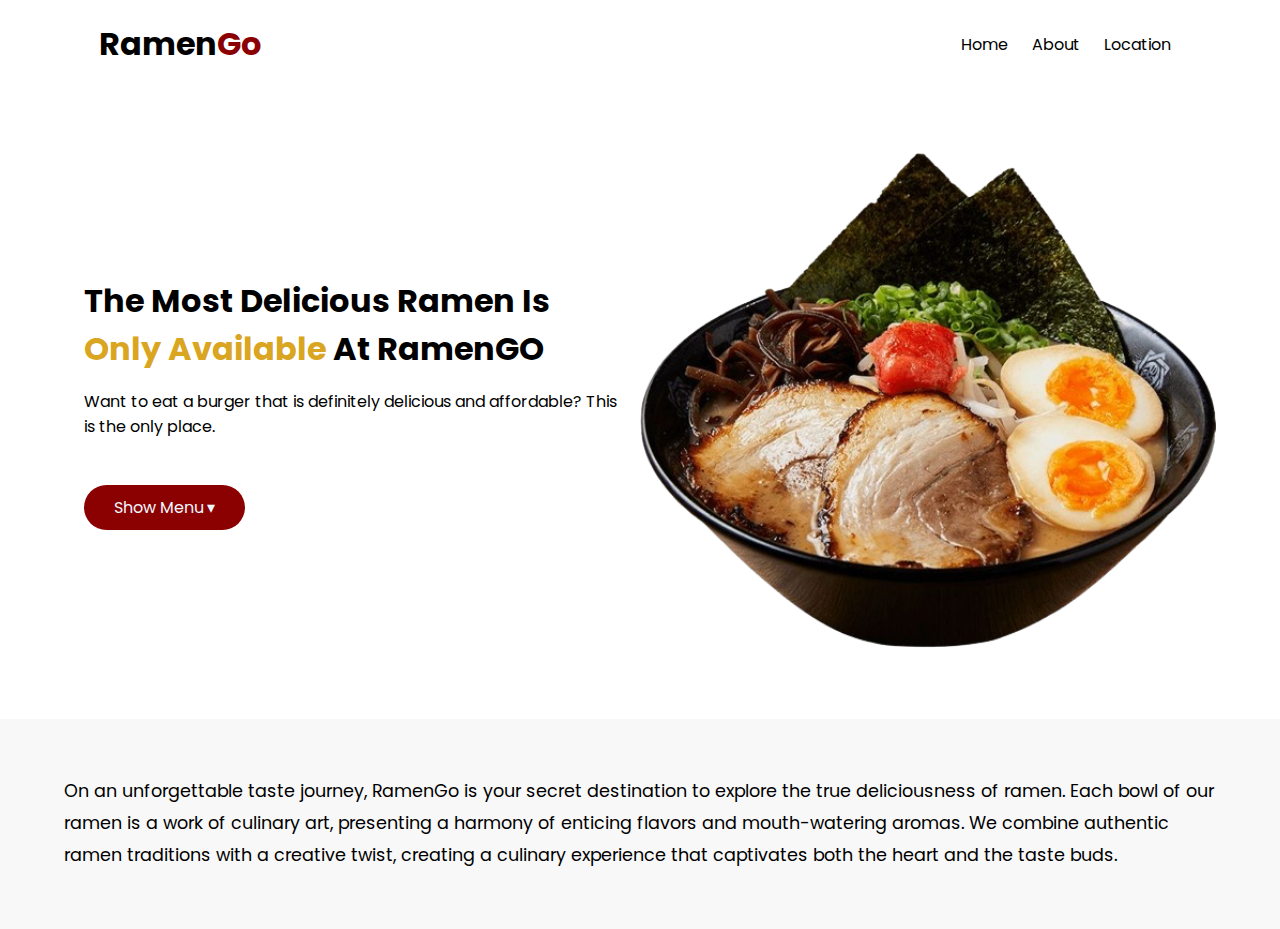
<file: index.html>
<!DOCTYPE html>
<html lang="en">
  <head>
    <meta charset="UTF-8" />
    <meta name="viewport" content="width=device-width, initial-scale=1.0" />
    <title>RamenGo Menu</title>
    <link rel="stylesheet" href="style.css" />
    <link rel="preconnect" href="https://fonts.googleapis.com" />
    <link rel="preconnect" href="https://fonts.gstatic.com" crossorigin />
    <link
      href="https://fonts.googleapis.com/css2?family=Poppins:wght@100;200;300;400;500;600&display=swap"
      rel="stylesheet"
    />
  </head>
  <body>
    <!-- Header -->
    <div class="header">
      <div class="nav-container">
        <div class="nav">
          <div class="nav-brand">
            <h1>
              <a href="#">Ramen<span>Go</span></a>
            </h1>
          </div>
          <div class="nav-menu">
            <a href="#">Home</a>
            <a href="about/bout.html">About</a>
            <a href="addres/index.html">Location</a>
          </div>
         
          </div>
        </div>
      </div>
    </div>
    <!-- End Header -->

     





   <!-- Hero -->
<div class="hero">
  <div class="container">
    <div class="row ai-center">
      <div class="col6">
        <div class="hero-desc">
          <h1>
            The Most Delicious Ramen Is <span>Only Available</span> At RamenGO
          </h1>
          <p>
            Want to eat a burger that is definitely delicious and affordable?
            This is the only place.
          </p>
          <div class="spacer30"></div>

          <div class="dropdown-btn">
            <a href="#" class="btn">Show Menu &#9662;</a>
            <div class="dropdown-content">
              <a href="all/index.html">All</a>
              <a href="makanan/makanan.html">Food</a>
              <a href="minuman/index.html">Drink</a>
              <a href="dessert/index.html">Dessert</a>
            </div>
          </div>
        </div>
      </div>
      <div class="col6">
        <img src="image/ramen1.png" alt="" class="img-responsive" />
      </div>
    </div>
  </div>
</div>
<!-- End Hero -->



<!-- TULISAN -->
<section class="deskripsi">
  <div class="container">
    <p>
      On an unforgettable taste journey, RamenGo is your secret destination to explore the true deliciousness of ramen. Each bowl of our ramen is a work of culinary art, presenting a harmony of enticing flavors and mouth-watering aromas. We combine authentic ramen traditions with a creative twist, creating a culinary experience that captivates both the heart and the taste buds.
    </p>
  </div>
</section>
<!-- End TULISAN -->


  </body>
</html>
</file>
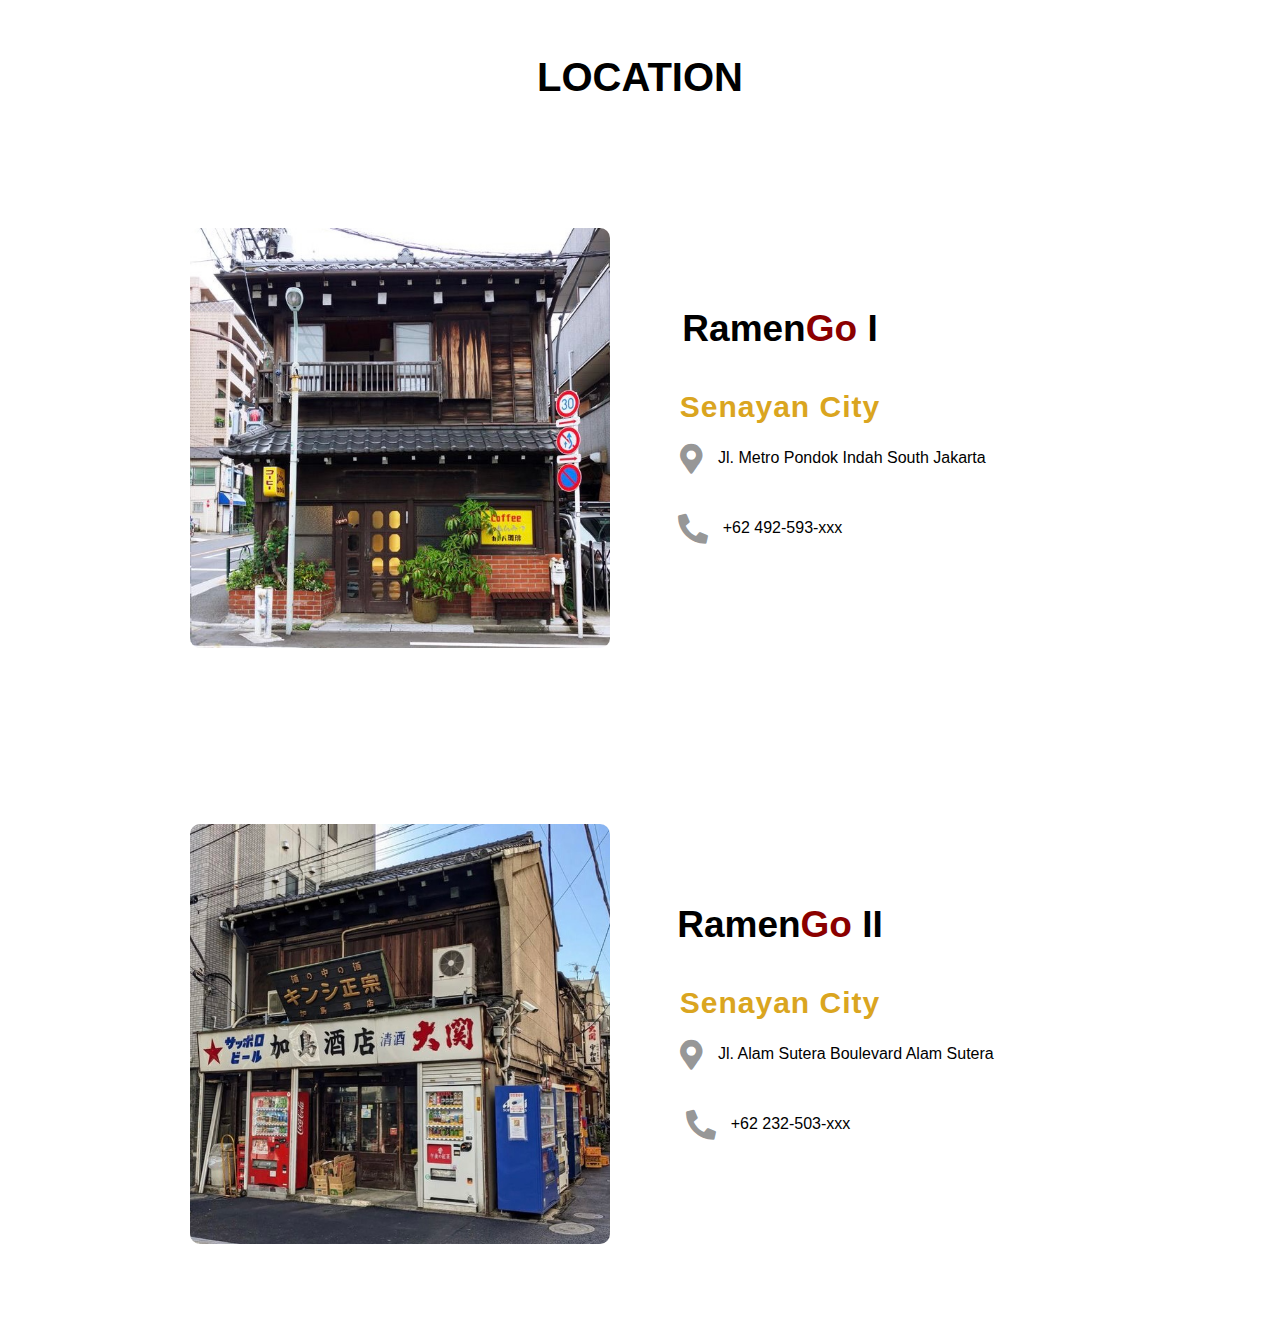
<file: addres/index.html>
<!DOCTYPE html>
<html lang="en">
  <head>
    <meta charset="UTF-8" />
    <meta name="viewport" content="width=device-width, initial-scale=1.0" />
    <title>Document</title>
    <link rel="stylesheet" href="style.css" />
    <link rel="preconnect" href="https://fonts.googleapis.com" />
    <link rel="preconnect" href="https://fonts.gstatic.com" crossorigin />
    <link />
    <link rel="stylesheet" href="https://cdnjs.cloudflare.com/ajax/libs/font-awesome/5.15.4/css/all.min.css">
</head>
  </head>
  <body>
    <div class="title">
      <h1>LOCATION</h1>
    </div>
  

    <section class="about">
      <div class="main">
        <img src="image/tk2.png" />
        <div class="about-text">
          <h1>Ramen<span>Go</span> I</h1>
          <h5>Senayan City</span></h5>
          <p>
            <div class="logo">
            <i class="fas fa-map-marker-alt map-marker-icon"></i>
            <p>Jl. Metro Pondok Indah
              South Jakarta</p>

              <i class="fas fa-phone-alt phone-icon"></i>
            <p class="to"> +62 492-593-xxx</p>
            </div>
            
          </p>
        </div>
      </div>
    </section>

    <section class="about">
      <div class="main">
        <img src="image/tk1.png" />
        <div class="about-text">
          <h1>Ramen<span>Go</span> II</h1>
          <h5>Senayan City</span></h5>
          <p>
            <div class="logo">
            <i class="fas fa-map-marker-alt map-marker-icon"></i>
            <p>Jl. Alam Sutera Boulevard
              Alam Sutera
            </p>

              <i class="fas fa-phone-alt phone-icon"></i>
            <p class="to"> +62 232-503-xxx</p>
            </div>
            
          </p>
        </div>
      </div>
    </section>
  </body>
</html>
</file>
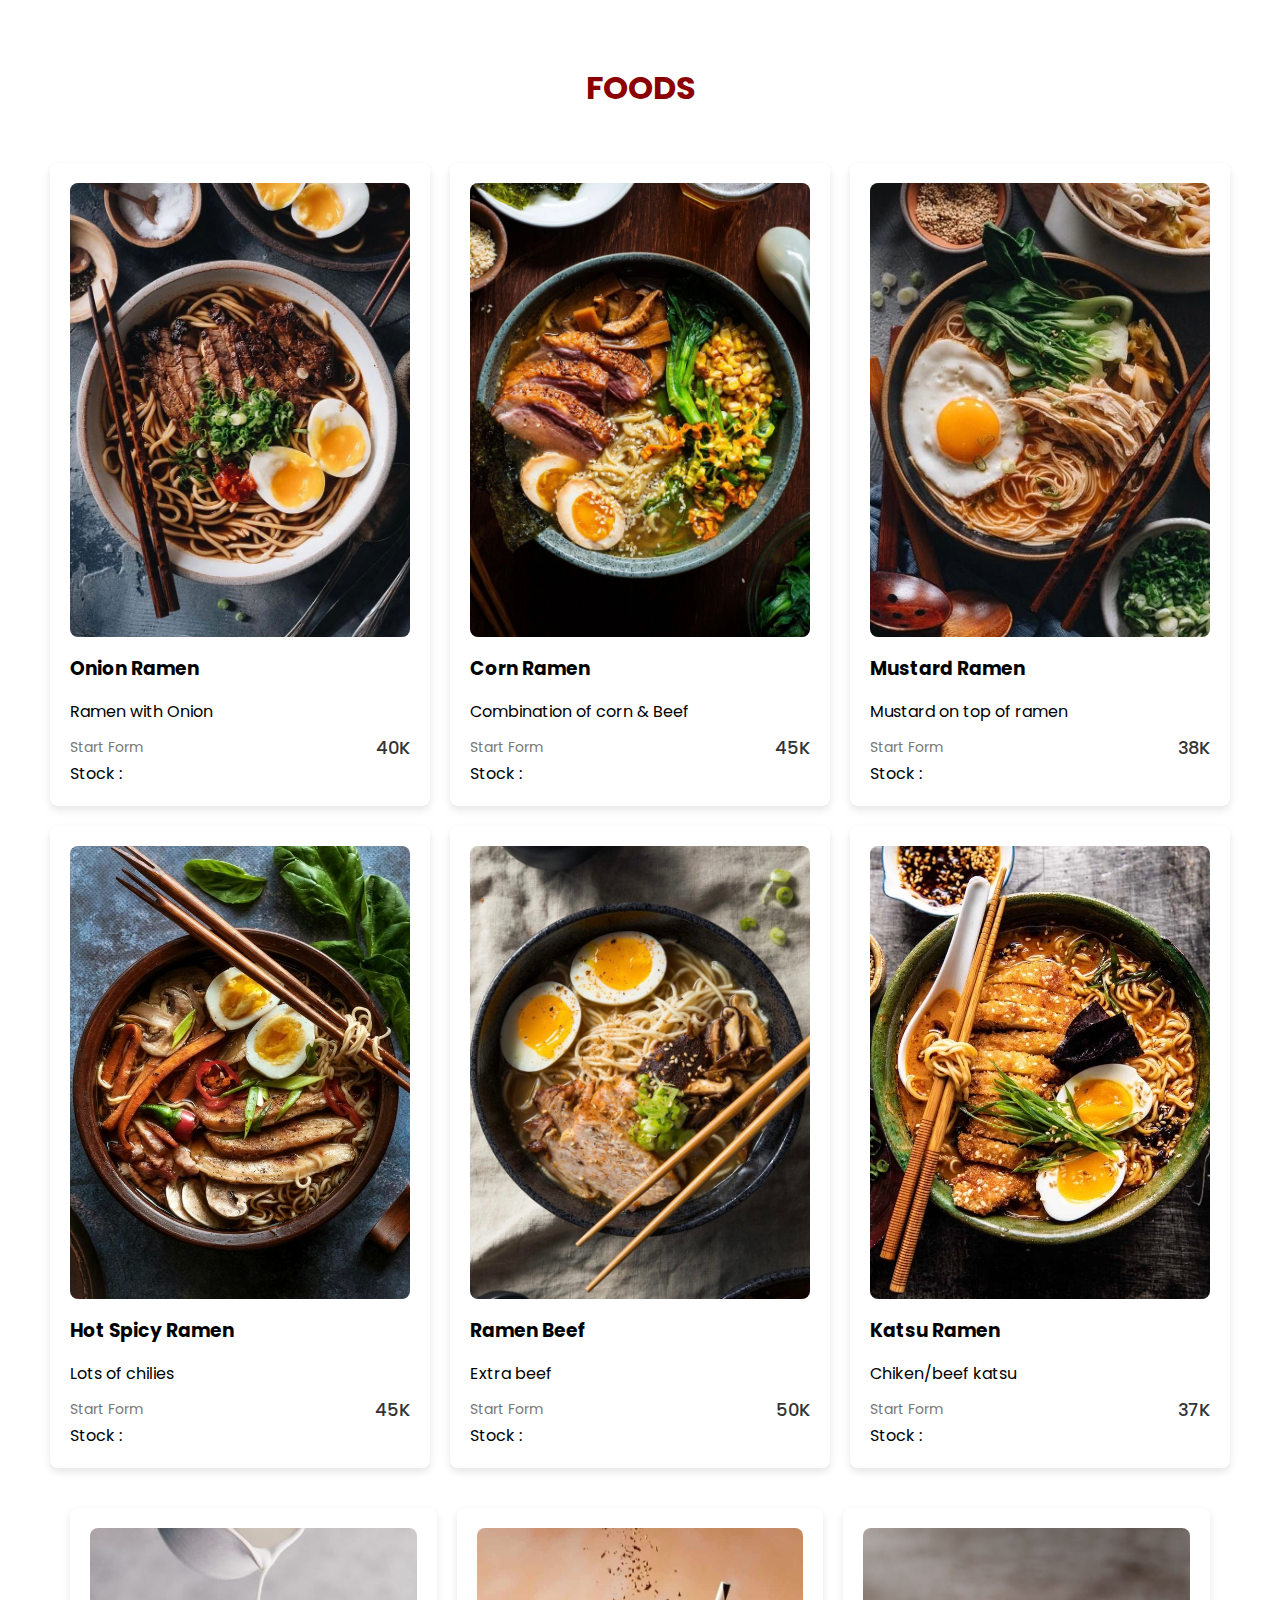
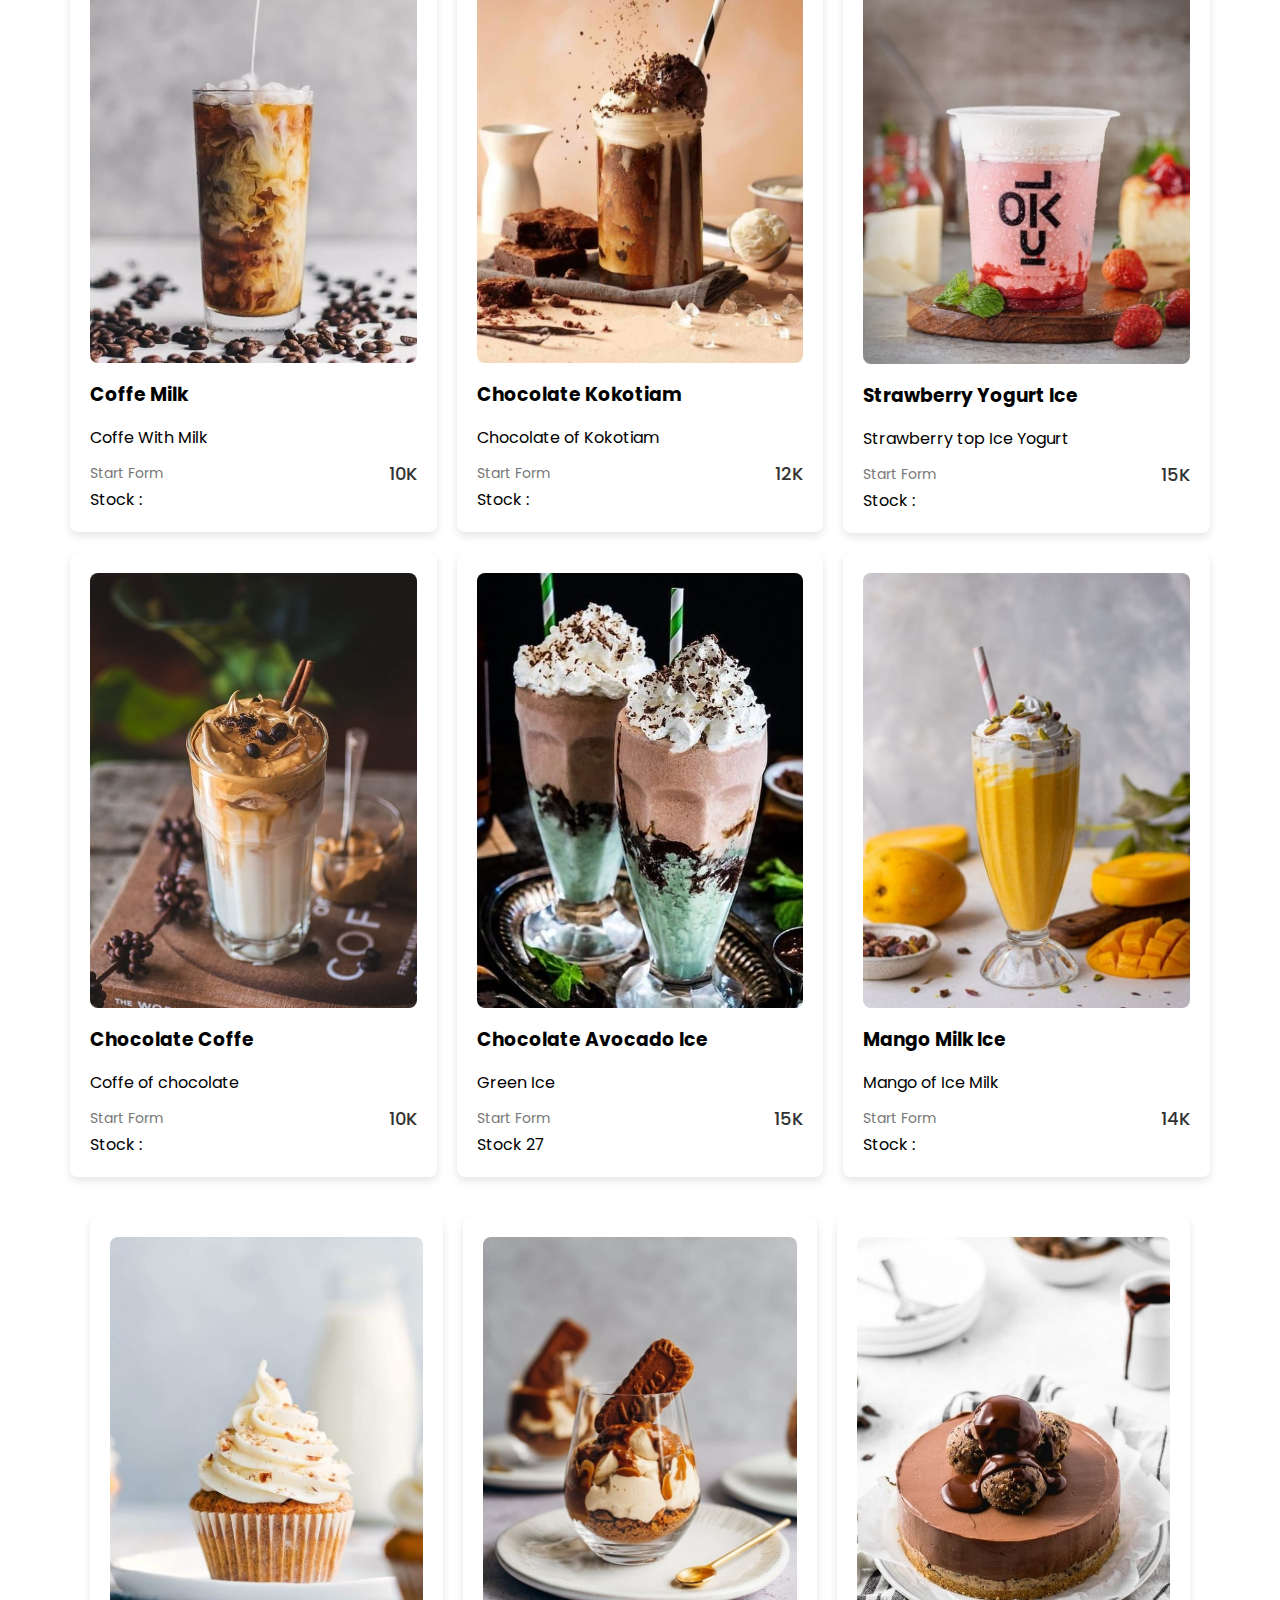
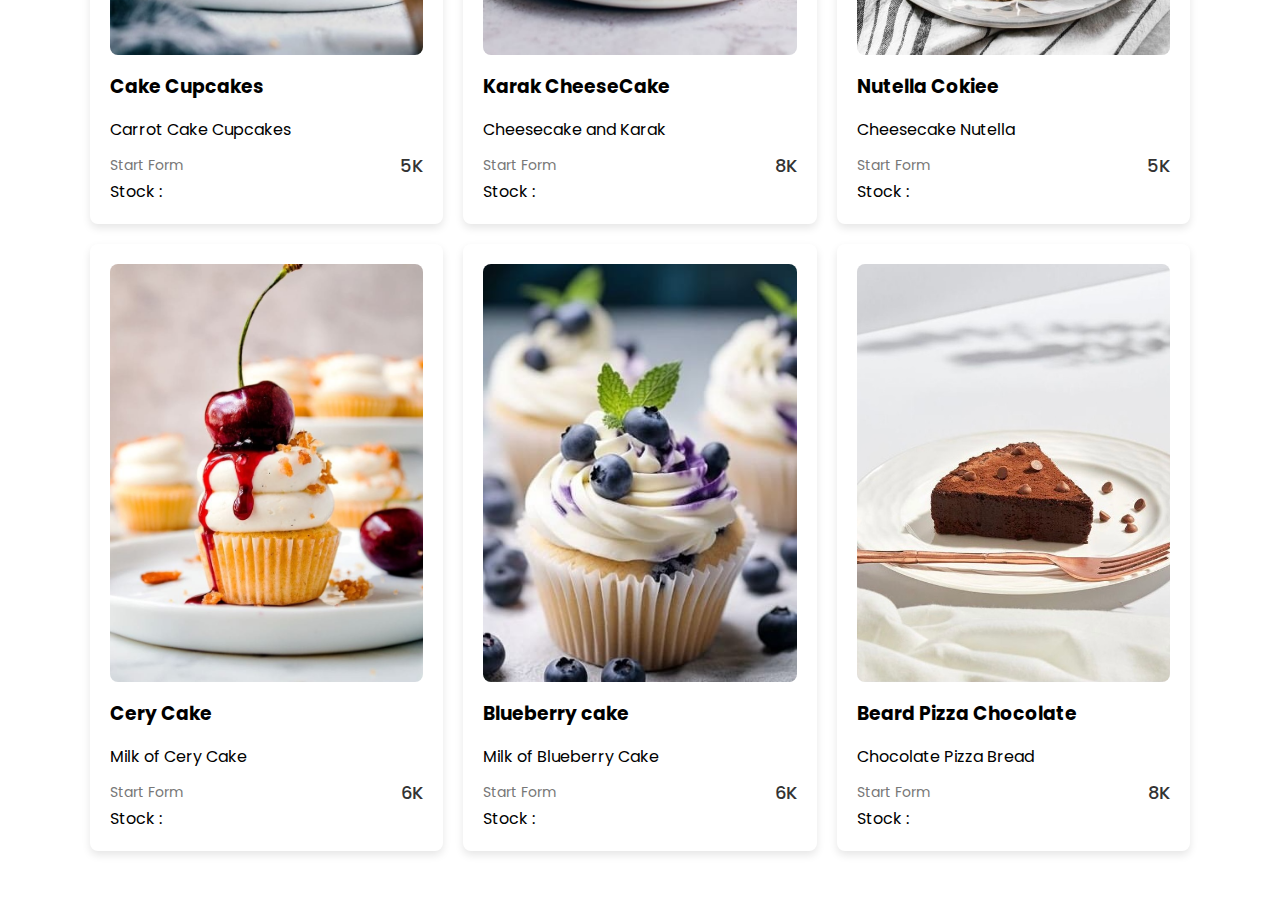
<file: all/index.html>
<!DOCTYPE html>
<html lang="en">
<head>
    <meta charset="UTF-8">
    <meta name="viewport" content="width=device-width, initial-scale=1.0">
    <title>Foods</title>
    <link rel="stylesheet"    href="style.css">
    <link rel="preconnect" href="https://fonts.googleapis.com" />
    <link rel="preconnect" href="https://fonts.gstatic.com" crossorigin />
    <link
      href="https://fonts.googleapis.com/css2?family=Poppins:wght@100;200;300;400;500;600&display=swap"
      rel="stylesheet"
    />
</head>
<body>

    <div class="judul">
      <h1> FOODS </h1>
    </div>
    
    <div class="food">
        <div class="container">
          <div class="row align-right">
            <div class="col3">
              <div class="food-card">
                <div class="fc-image">
                  <img src="image/menu1.png" alt="" class="img-ramen" />
                </div>
                <div class="fc-desc">
                  <h3>Onion Ramen</h3>
                  <p>Ramen with Onion</p>
                </div>
                <div class="fc-price">
                  <div class="price-tag">Start Form</div>
                  <div class="price-num">40K</div>
                </div>
                <div class="Stock">Stock :</div>
              </div>
            </div>
  
            <div class="col3">
              <div class="food-card">
                <div class="fc-image">
                  <img src="image/menu2.png" alt="" class="img-ramen" />
                </div>
                <div class="fc-desc">
                  <h3>Corn Ramen</h3>
                  <p>Combination of corn & Beef</p>
                </div>
                <div class="fc-price">
                  <div class="price-tag">Start Form</div>
                  <div class="price-num">45K</div>
                </div>
                <div class="Stock">Stock :</div>
              </div>
            </div>
  
            <div class="col3">
              <div class="food-card">
                <div class="fc-image">
                  <img src="image/menu3.png" alt="" class="img-ramen" />
                </div>
                <div class="fc-desc">
                  <h3>Mustard Ramen</h3>
                  <p>Mustard on top of ramen</p>
                </div>
                <div class="fc-price">
                  <div class="price-tag">Start Form</div>
                  <div class="price-num">38K</div>
                </div>
                <div class="Stock">Stock :</div>
              </div>
            </div>
  
            <div class="col3">
              <div class="food-card">
                <div class="fc-image">
                  <img src="image/menu4.png" alt="" class="img-ramen" />
                </div>
                <div class="fc-desc">
                  <h3>Hot Spicy Ramen</h3>
                  <p>Lots of chilies</p>
                </div>
                <div class="fc-price">
                  <div class="price-tag">Start Form</div>
                  <div class="price-num">45K</div>
                </div>
                <div class="Stock">Stock :</div>
              </div>
            </div>
  
            <div class="col3">
              <div class="food-card">
                <div class="fc-image">
                  <img src="image/menu5.png" alt="" class="img-ramen" />
                </div>
                <div class="fc-desc">
                  <h3>Ramen Beef</h3>
                  <p>Extra beef</p>
                </div>
                <div class="fc-price">
                  <div class="price-tag">Start Form</div>
                  <div class="price-num">50K</div>
                </div>
                <div class="Stock">Stock :</div>
              </div>
            </div>
  
            <div class="col3">
              <div class="food-card">
                <div class="fc-image">
                  <img src="image/menu6.png" alt="" class="img-ramen" />
                </div>
                <div class="fc-desc">
                  <h3>Katsu Ramen</h3>
                  <p>Chiken/beef katsu</p>
                </div>
                <div class="fc-price">
                  <div class="price-tag">Start Form</div>
                  <div class="price-num">37K</div>
                </div>
                <div class="Stock">Stock :</div>
              </div>
            </div>

            <!-- minuman -->

            <div class="food">
                <div class="container">
                  <div class="row align-right">
                    <div class="col3">
                      <div class="food-card">
                        <div class="fc-image">
                          <img src="image/minuman1.png" alt="" class="img-ramen" />
                        </div>
                        <div class="fc-desc">
                          <h3>Coffe Milk</h3>
                          <p>Coffe With Milk</p>
                        </div>
                        <div class="fc-price">
                          <div class="price-tag">Start Form</div>
                          <div class="price-num">10K</div>
                        </div>
                        <div class="Stock">Stock :</div>
                      </div>
                    </div>
          
                    <div class="col3">
                      <div class="food-card">
                        <div class="fc-image">
                          <img src="image/minuman2.png" alt="" class="img-ramen" />
                        </div>
                        <div class="fc-desc">
                          <h3>Chocolate Kokotiam</h3>
                          <p>Chocolate of Kokotiam</p>
                        </div>
                        <div class="fc-price">
                          <div class="price-tag">Start Form</div>
                          <div class="price-num">12K</div>
                        </div>
                        <div class="Stock">Stock :</div>
                      </div>
                    </div>
          
                    <div class="col3">
                      <div class="food-card">
                        <div class="fc-image">
                          <img src="image/minuman3.png" alt="" class="img-ramen" />
                        </div>
                        <div class="fc-desc">
                          <h3>Strawberry Yogurt Ice</h3>
                          <p>Strawberry top Ice Yogurt</p>
                        </div>
                        <div class="fc-price">
                          <div class="price-tag">Start Form</div>
                          <div class="price-num">15K</div>
                        </div>
                        <div class="Stock">Stock :</div>
                      </div>
                    </div>
          
                    <div class="col3">
                      <div class="food-card">
                        <div class="fc-image">
                          <img src="image/minuman4.png" alt="" class="img-ramen" />
                        </div>
                        <div class="fc-desc">
                          <h3>Chocolate Coffe</h3>
                          <p>Coffe of chocolate</p>
                        </div>
                        <div class="fc-price">
                          <div class="price-tag">Start Form</div>
                          <div class="price-num">10K</div>
                        </div>
                        <div class="Stock">Stock :</div>
                      </div>
                    </div>
          
                    <div class="col3">
                      <div class="food-card">
                        <div class="fc-image">
                          <img src="image/minuman5.png" alt="" class="img-ramen" />
                        </div>
                        <div class="fc-desc">
                          <h3>Chocolate Avocado Ice</h3>
                          <p>Green Ice</p>
                        </div>
                        <div class="fc-price">
                          <div class="price-tag">Start Form</div>
                          <div class="price-num">15K</div>
                        </div>
                        <div class="Stock">Stock 27</div>
                      </div>
                    </div>
          
                    <div class="col3">
                      <div class="food-card">
                        <div class="fc-image">
                          <img src="image/minuman6.png" alt="" class="img-ramen" />
                        </div>
                        <div class="fc-desc">
                          <h3>Mango Milk Ice</h3>
                          <p>Mango of Ice Milk</p>
                        </div>
                        <div class="fc-price">
                          <div class="price-tag">Start Form</div>
                          <div class="price-num">14K</div>
                        </div>
                        <div class="Stock">Stock :</div>
                      </div>
                    </div>

                    <!-- dessert  -->

                    <div class="food">
                        <div class="container">
                          <div class="row align-right">
                            <div class="col3">
                              <div class="food-card">
                                <div class="fc-image">
                                  <img src="image/dessert1.png" alt="" class="img-ramen" />
                                </div>
                                <div class="fc-desc">
                                  <h3>Cake Cupcakes</h3>
                                  <p>Carrot Cake Cupcakes</p>
                                </div>
                                <div class="fc-price">
                                  <div class="price-tag">Start Form</div>
                                  <div class="price-num">5K</div>
                                </div>
                                <div class="Stock">Stock :</div>
                              </div>
                            </div>
                  
                            <div class="col3">
                              <div class="food-card">
                                <div class="fc-image">
                                  <img src="image/dessert2.png" alt="" class="img-ramen" />
                                </div>
                                <div class="fc-desc">
                                  <h3>Karak CheeseCake</h3>
                                  <p>Cheesecake and Karak</p>
                                </div>
                                <div class="fc-price">
                                  <div class="price-tag">Start Form</div>
                                  <div class="price-num">8K</div>
                                </div>
                                <div class="Stock">Stock :</div>
                              </div>
                            </div>
                  
                            <div class="col3">
                              <div class="food-card">
                                <div class="fc-image">
                                  <img src="image/dessert3.png" alt="" class="img-ramen" />
                                </div>
                                <div class="fc-desc">
                                  <h3>Nutella Cokiee</h3>
                                  <p>Cheesecake Nutella</p>
                                </div>
                                <div class="fc-price">
                                  <div class="price-tag">Start Form</div>
                                  <div class="price-num">5K</div>
                                </div>
                                <div class="Stock">Stock :</div>
                              </div>
                            </div>
                  
                            <div class="col3">
                              <div class="food-card">
                                <div class="fc-image">
                                  <img src="image/dessert4.png" alt="" class="img-ramen" />
                                </div>
                                <div class="fc-desc">
                                  <h3>Cery Cake</h3>
                                  <p>Milk of Cery Cake</p>
                                </div>
                                <div class="fc-price">
                                  <div class="price-tag">Start Form</div>
                                  <div class="price-num">6K</div>
                                </div>
                                <div class="Stock">Stock :</div>
                              </div>
                            </div>
                  
                            <div class="col3">
                              <div class="food-card">
                                <div class="fc-image">
                                  <img src="image/dessert5.png" alt="" class="img-ramen" />
                                </div>
                                <div class="fc-desc">
                                  <h3>Blueberry cake</h3>
                                  <p>Milk of Blueberry Cake</p>
                                </div>
                                <div class="fc-price">
                                  <div class="price-tag">Start Form</div>
                                  <div class="price-num">6K</div>
                                </div>
                                <div class="Stock">Stock :</div>
                              </div>
                            </div>
                  
                            <div class="col3">
                              <div class="food-card">
                                <div class="fc-image">
                                  <img src="image/dessert6.png" alt="" class="img-ramen" />
                                </div>
                                <div class="fc-desc">
                                  <h3>Beard Pizza Chocolate</h3>
                                  <p>Chocolate Pizza Bread</p>
                                </div>
                                <div class="fc-price">
                                  <div class="price-tag">Start Form</div>
                                  <div class="price-num">8K</div>
                                </div>
                                <div class="Stock">Stock :</div>
                              </div>
                            </div>

          </div>
        </div>
      </div>

    </body>
  </html>
  
</body>
</html>
</file>
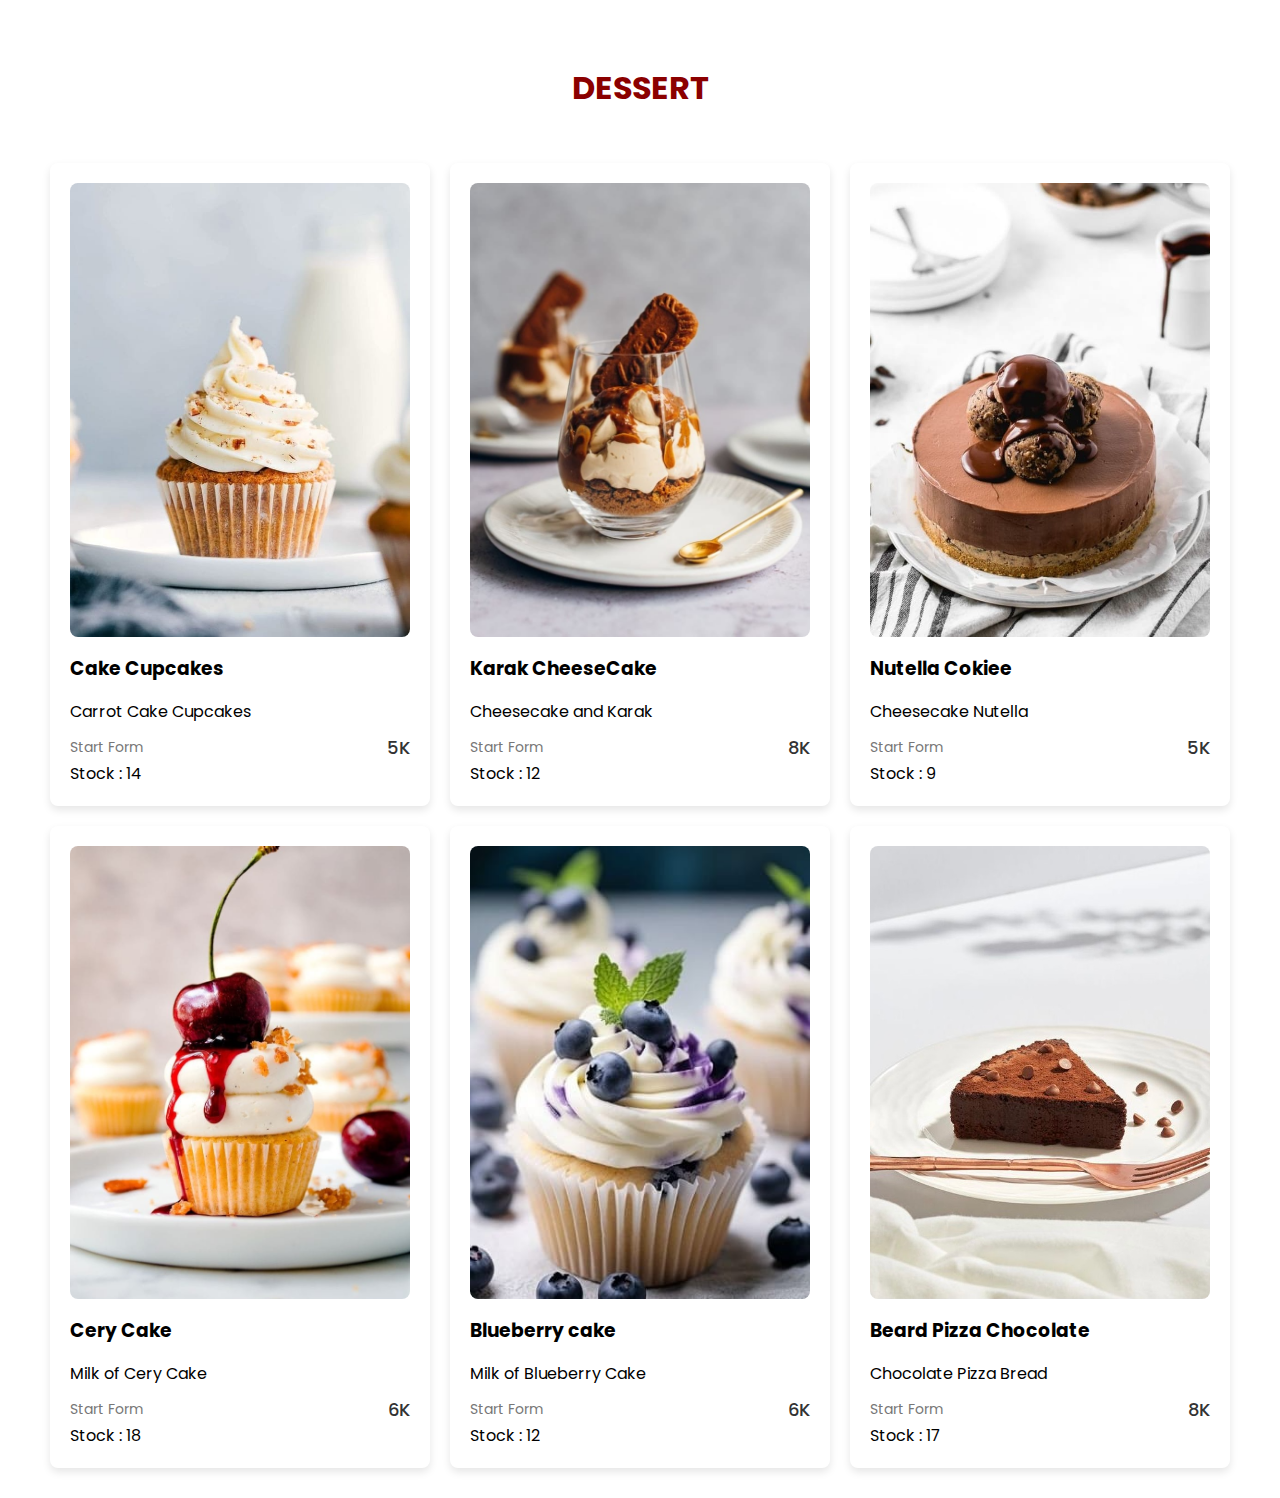
<file: dessert/index.html>
<!DOCTYPE html>
<html lang="en">
<head>
    <meta charset="UTF-8">
    <meta name="viewport" content="width=device-width, initial-scale=1.0">
    <title>Dessert</title>
    <link rel="stylesheet"    href="style-dessert.css">
    <link rel="preconnect" href="https://fonts.googleapis.com" />
    <link rel="preconnect" href="https://fonts.gstatic.com" crossorigin />
    <link
      href="https://fonts.googleapis.com/css2?family=Poppins:wght@100;200;300;400;500;600&display=swap"
      rel="stylesheet"
    />
</head>
<body>

    <div class="judul">
      <h1> DESSERT </h1>
    </div>
    
    <div class="food">
        <div class="container">
          <div class="row align-right">
            <div class="col3">
              <div class="food-card">
                <div class="fc-image">
                  <img src="image/dessert1.png" alt="" class="img-ramen" />
                </div>
                <div class="fc-desc">
                  <h3>Cake Cupcakes</h3>
                  <p>Carrot Cake Cupcakes</p>
                </div>
                <div class="fc-price">
                  <div class="price-tag">Start Form</div>
                  <div class="price-num">5K</div>
                </div>
                <div class="Stock">Stock : 14</div>
              </div>
            </div>
  
            <div class="col3">
              <div class="food-card">
                <div class="fc-image">
                  <img src="image/dessert2.png" alt="" class="img-ramen" />
                </div>
                <div class="fc-desc">
                  <h3>Karak CheeseCake</h3>
                  <p>Cheesecake and Karak</p>
                </div>
                <div class="fc-price">
                  <div class="price-tag">Start Form</div>
                  <div class="price-num">8K</div>
                </div>
                <div class="Stock">Stock : 12</div>
              </div>
            </div>
  
            <div class="col3">
              <div class="food-card">
                <div class="fc-image">
                  <img src="image/dessert3.png" alt="" class="img-ramen" />
                </div>
                <div class="fc-desc">
                  <h3>Nutella Cokiee</h3>
                  <p>Cheesecake Nutella</p>
                </div>
                <div class="fc-price">
                  <div class="price-tag">Start Form</div>
                  <div class="price-num">5K</div>
                </div>
                <div class="Stock">Stock : 9</div>
              </div>
            </div>
  
            <div class="col3">
              <div class="food-card">
                <div class="fc-image">
                  <img src="image/dessert4.png" alt="" class="img-ramen" />
                </div>
                <div class="fc-desc">
                  <h3>Cery Cake</h3>
                  <p>Milk of Cery Cake</p>
                </div>
                <div class="fc-price">
                  <div class="price-tag">Start Form</div>
                  <div class="price-num">6K</div>
                </div>
                <div class="Stock">Stock : 18</div>
              </div>
            </div>
  
            <div class="col3">
              <div class="food-card">
                <div class="fc-image">
                  <img src="image/dessert5.png" alt="" class="img-ramen" />
                </div>
                <div class="fc-desc">
                  <h3>Blueberry cake</h3>
                  <p>Milk of Blueberry Cake</p>
                </div>
                <div class="fc-price">
                  <div class="price-tag">Start Form</div>
                  <div class="price-num">6K</div>
                </div>
                <div class="Stock">Stock : 12</div>
              </div>
            </div>
  
            <div class="col3">
              <div class="food-card">
                <div class="fc-image">
                  <img src="image/dessert6.png" alt="" class="img-ramen" />
                </div>
                <div class="fc-desc">
                  <h3>Beard Pizza Chocolate</h3>
                  <p>Chocolate Pizza Bread</p>
                </div>
                <div class="fc-price">
                  <div class="price-tag">Start Form</div>
                  <div class="price-num">8K</div>
                </div>
                <div class="Stock">Stock : 17</div>
              </div>
            </div>
          </div>
        </div>
      </div>

    </body>
  </html>
  
</body>
</html>
</file>
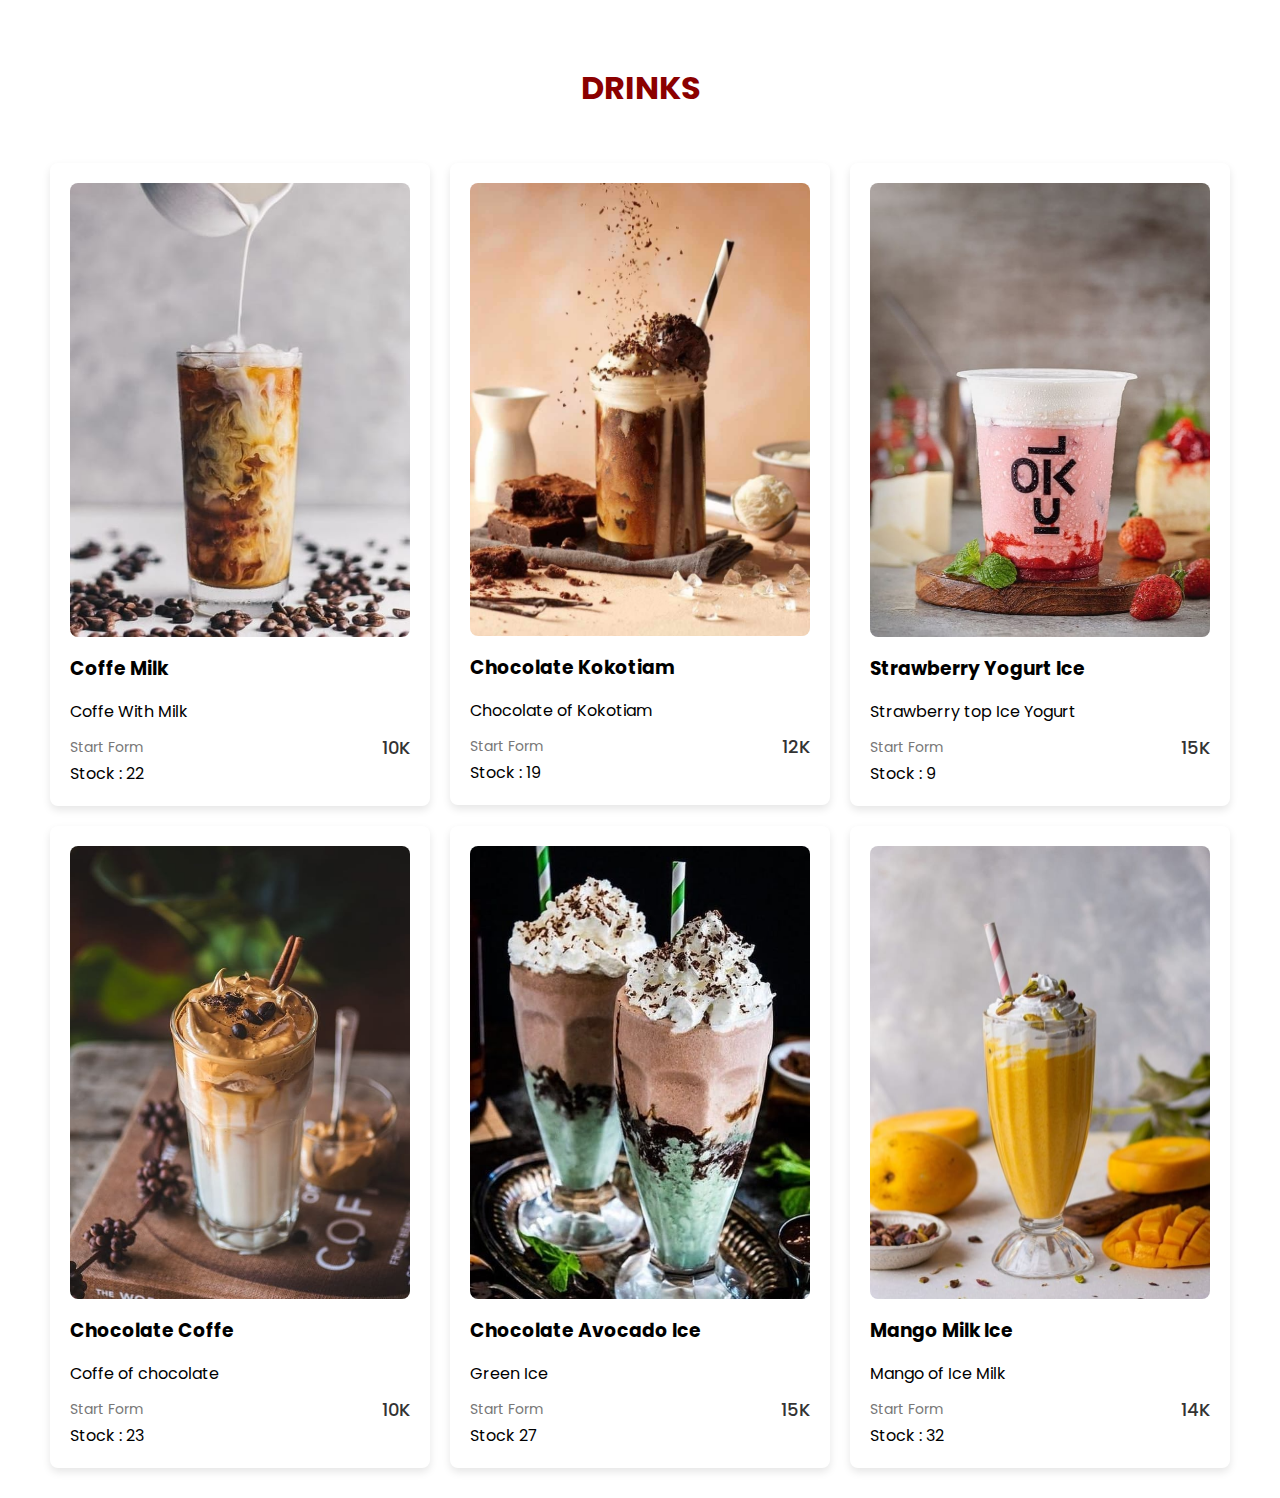
<file: minuman/index.html>
<!DOCTYPE html>
<html lang="en">
<head>
    <meta charset="UTF-8">
    <meta name="viewport" content="width=device-width, initial-scale=1.0">
    <title>Drinks</title>
    <link rel="stylesheet"    href="style-minuman.css">
    <link rel="preconnect" href="https://fonts.googleapis.com" />
    <link rel="preconnect" href="https://fonts.gstatic.com" crossorigin />
    <link
      href="https://fonts.googleapis.com/css2?family=Poppins:wght@100;200;300;400;500;600&display=swap"
      rel="stylesheet"
    />
</head>
<body>

    <div class="judul">
      <h1> DRINKS </h1>
    </div>
    
    <div class="food">
        <div class="container">
          <div class="row align-right">
            <div class="col3">
              <div class="food-card">
                <div class="fc-image">
                  <img src="image/minuman1.png" alt="" class="img-ramen" />
                </div>
                <div class="fc-desc">
                  <h3>Coffe Milk</h3>
                  <p>Coffe With Milk</p>
                </div>
                <div class="fc-price">
                  <div class="price-tag">Start Form</div>
                  <div class="price-num">10K</div>
                </div>
                <div class="Stock">Stock : 22</div>
              </div>
            </div>
  
            <div class="col3">
              <div class="food-card">
                <div class="fc-image">
                  <img src="image/minuman2.png" alt="" class="img-ramen" />
                </div>
                <div class="fc-desc">
                  <h3>Chocolate Kokotiam</h3>
                  <p>Chocolate of Kokotiam</p>
                </div>
                <div class="fc-price">
                  <div class="price-tag">Start Form</div>
                  <div class="price-num">12K</div>
                </div>
                <div class="Stock">Stock : 19</div>
              </div>
            </div>
  
            <div class="col3">
              <div class="food-card">
                <div class="fc-image">
                  <img src="image/minuman3.png" alt="" class="img-ramen" />
                </div>
                <div class="fc-desc">
                  <h3>Strawberry Yogurt Ice</h3>
                  <p>Strawberry top Ice Yogurt</p>
                </div>
                <div class="fc-price">
                  <div class="price-tag">Start Form</div>
                  <div class="price-num">15K</div>
                </div>
                <div class="Stock">Stock : 9</div>
              </div>
            </div>
  
            <div class="col3">
              <div class="food-card">
                <div class="fc-image">
                  <img src="image/minuman4.png" alt="" class="img-ramen" />
                </div>
                <div class="fc-desc">
                  <h3>Chocolate Coffe</h3>
                  <p>Coffe of chocolate</p>
                </div>
                <div class="fc-price">
                  <div class="price-tag">Start Form</div>
                  <div class="price-num">10K</div>
                </div>
                <div class="Stock">Stock : 23</div>
              </div>
            </div>
  
            <div class="col3">
              <div class="food-card">
                <div class="fc-image">
                  <img src="image/minuman5.png" alt="" class="img-ramen" />
                </div>
                <div class="fc-desc">
                  <h3>Chocolate Avocado Ice</h3>
                  <p>Green Ice</p>
                </div>
                <div class="fc-price">
                  <div class="price-tag">Start Form</div>
                  <div class="price-num">15K</div>
                </div>
                <div class="Stock">Stock 27</div>
              </div>
            </div>
  
            <div class="col3">
              <div class="food-card">
                <div class="fc-image">
                  <img src="image/minuman6.png" alt="" class="img-ramen" />
                </div>
                <div class="fc-desc">
                  <h3>Mango Milk Ice</h3>
                  <p>Mango of Ice Milk</p>
                </div>
                <div class="fc-price">
                  <div class="price-tag">Start Form</div>
                  <div class="price-num">14K</div>
                </div>
                <div class="Stock">Stock : 32</div>
              </div>
            </div>
          </div>
        </div>
      </div>

    </body>
  </html>
  
</body>
</html>
</file>
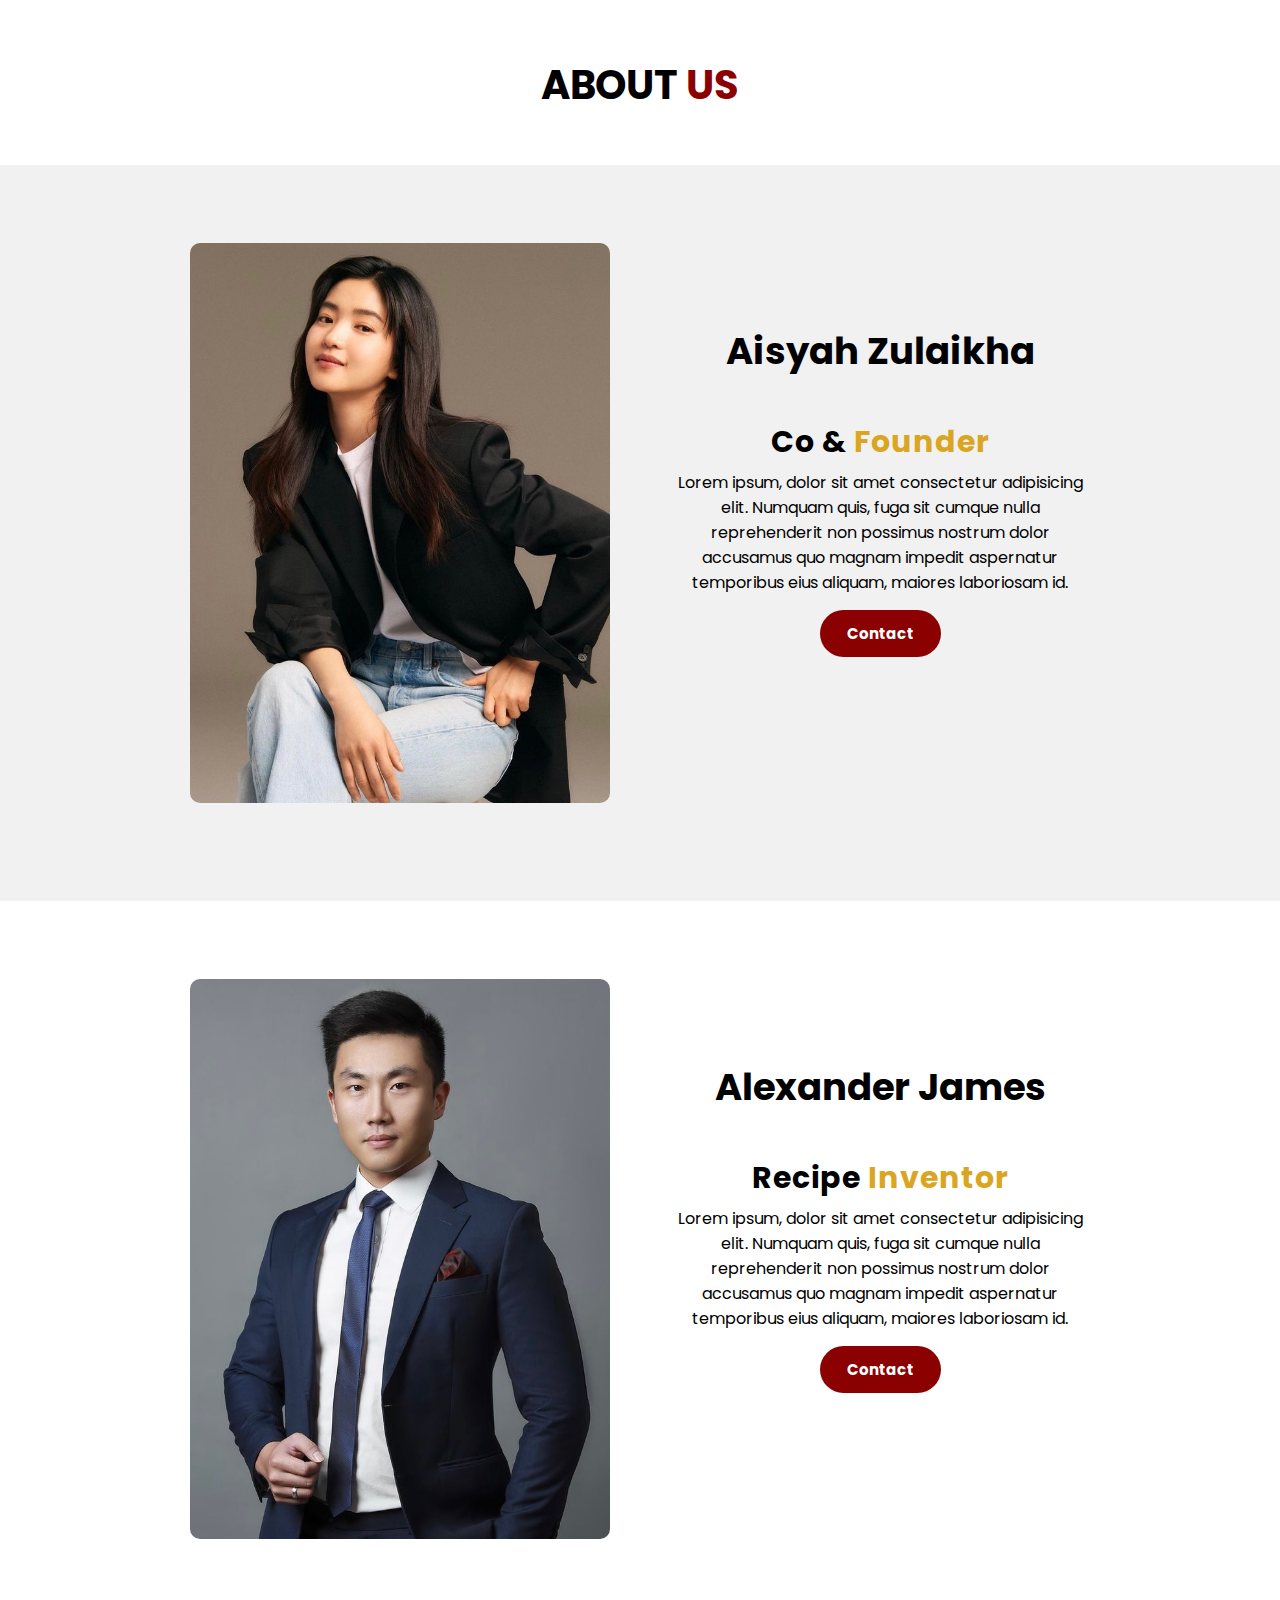
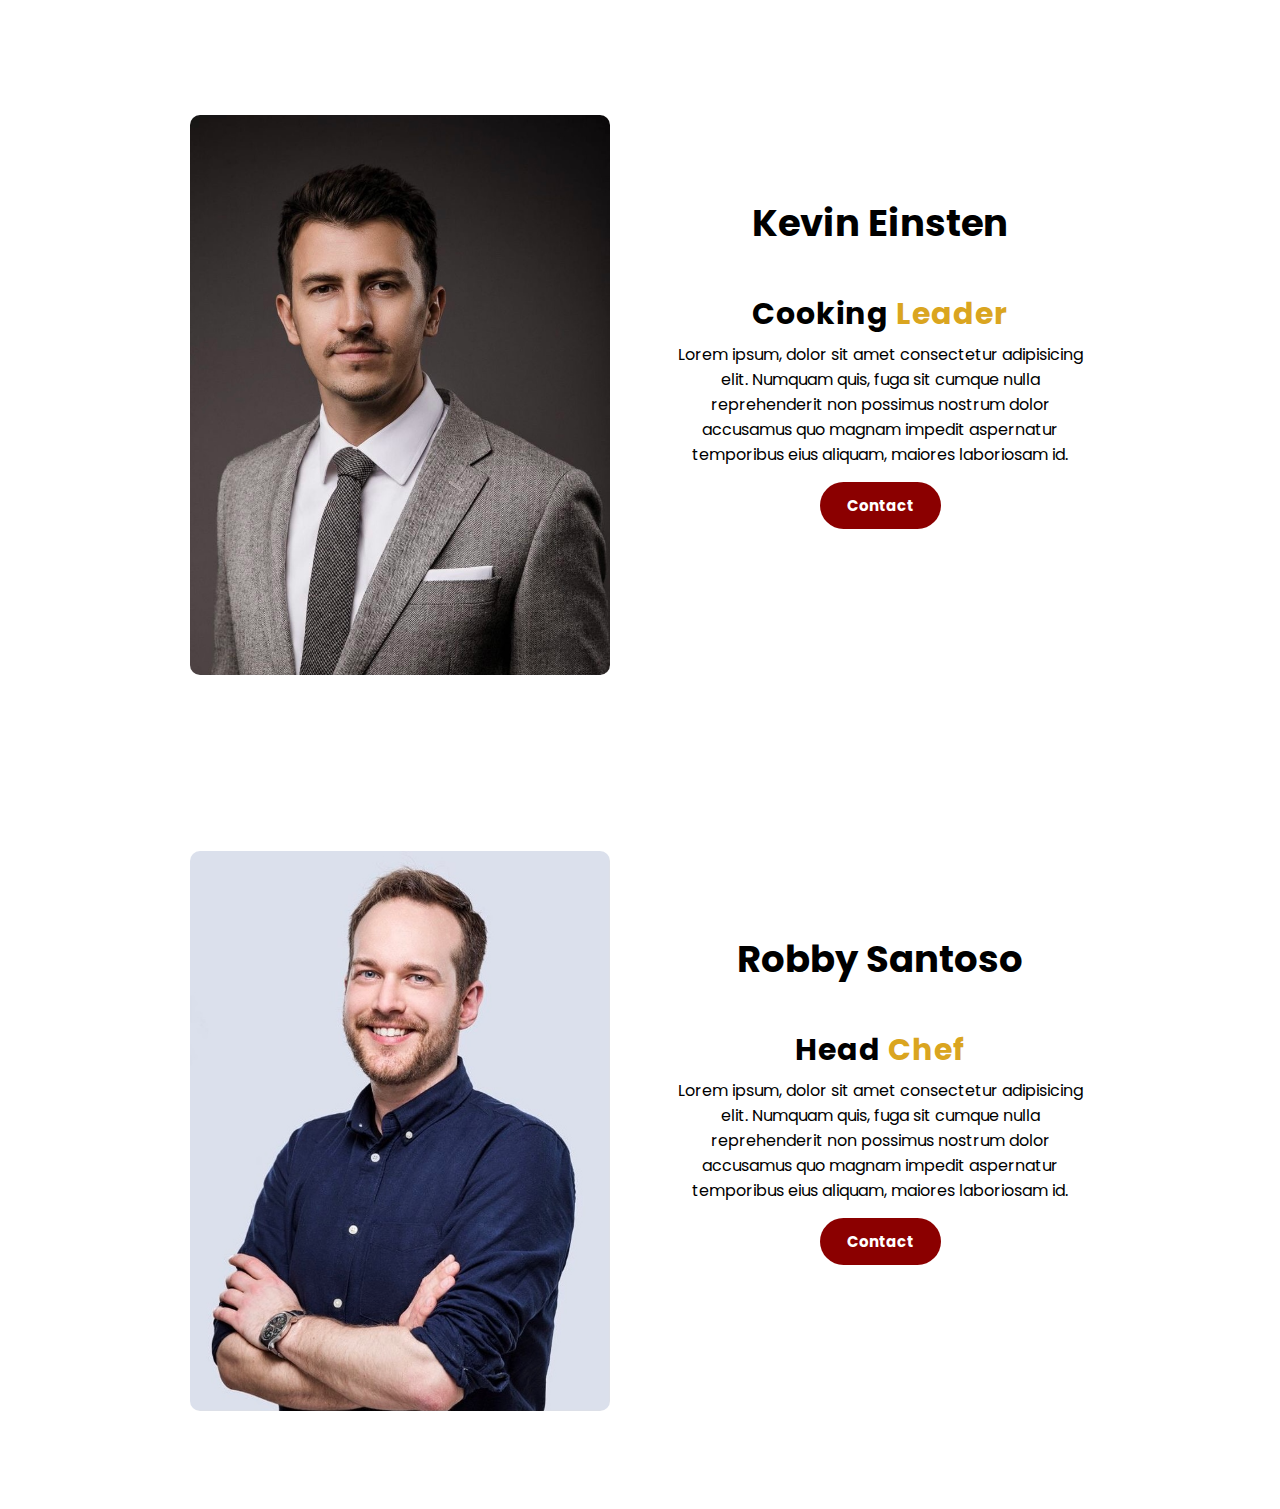
<file: about/bout.html>
<!DOCTYPE html>
<html lang="en">
  <head>
    <meta charset="UTF-8" />
    <meta name="viewport" content="width=device-width, initial-scale=1.0" />
    <title>Document</title>
    <link rel="stylesheet" href="gaya.css" />
    <link rel="preconnect" href="https://fonts.googleapis.com" />
    <link rel="preconnect" href="https://fonts.gstatic.com" crossorigin />
    <link
      href="https://fonts.googleapis.com/css2?family=Poppins:wght@100;200;300;400;500;600&display=swap"
      rel="stylesheet"
    />
  </head>
  <body>
    <div class="title">
      <h1>ABOUT <span>US</span></h1>
    </div>
    <section class="aboutw">
      <div class="main">
        <img src="image/profesional.png" />
        <div class="about-text">
          <h1>Aisyah Zulaikha</h1>
          <h5>Co & <span>Founder</span></h5>
          <p>
            Lorem ipsum, dolor sit amet consectetur adipisicing elit. Numquam
            quis, fuga sit cumque nulla reprehenderit non possimus nostrum dolor
            accusamus quo magnam impedit aspernatur temporibus eius aliquam,
            maiores laboriosam id.
          </p>
          <button type="button">Contact</button>
        </div>
      </div>
    </section>

    <section class="about">
      <div class="main">
        <img src="image/org2.png" />
        <div class="about-text">
          <h1>Alexander James</h1>
          <h5>Recipe <span>Inventor</span></h5>
          <p>
            Lorem ipsum, dolor sit amet consectetur adipisicing elit. Numquam
            quis, fuga sit cumque nulla reprehenderit non possimus nostrum dolor
            accusamus quo magnam impedit aspernatur temporibus eius aliquam,
            maiores laboriosam id.
          </p>
          <button type="button">Contact</button>
        </div>
      </div>
    </section>

    <section class="about">
      <div class="main">
        <img src="image/org3.png" />
        <div class="about-text">
          <h1>Kevin Einsten</h1>
          <h5>Cooking <span>Leader</span></h5>
          <p>
            Lorem ipsum, dolor sit amet consectetur adipisicing elit. Numquam
            quis, fuga sit cumque nulla reprehenderit non possimus nostrum dolor
            accusamus quo magnam impedit aspernatur temporibus eius aliquam,
            maiores laboriosam id.
          </p>
          <button type="button">Contact</button>
        </div>
      </div>
    </section>

    <section class="about">
      <div class="main">
        <img src="image/org4.png" />
        <div class="about-text">
          <h1>Robby Santoso</h1>
          <h5>Head <span>Chef</span></h5>
          <p>
            Lorem ipsum, dolor sit amet consectetur adipisicing elit. Numquam
            quis, fuga sit cumque nulla reprehenderit non possimus nostrum dolor
            accusamus quo magnam impedit aspernatur temporibus eius aliquam,
            maiores laboriosam id.
          </p>
          <button type="button">Contact</button>
        </div>
      </div>
    </section>
  </body>
</html>
</file>
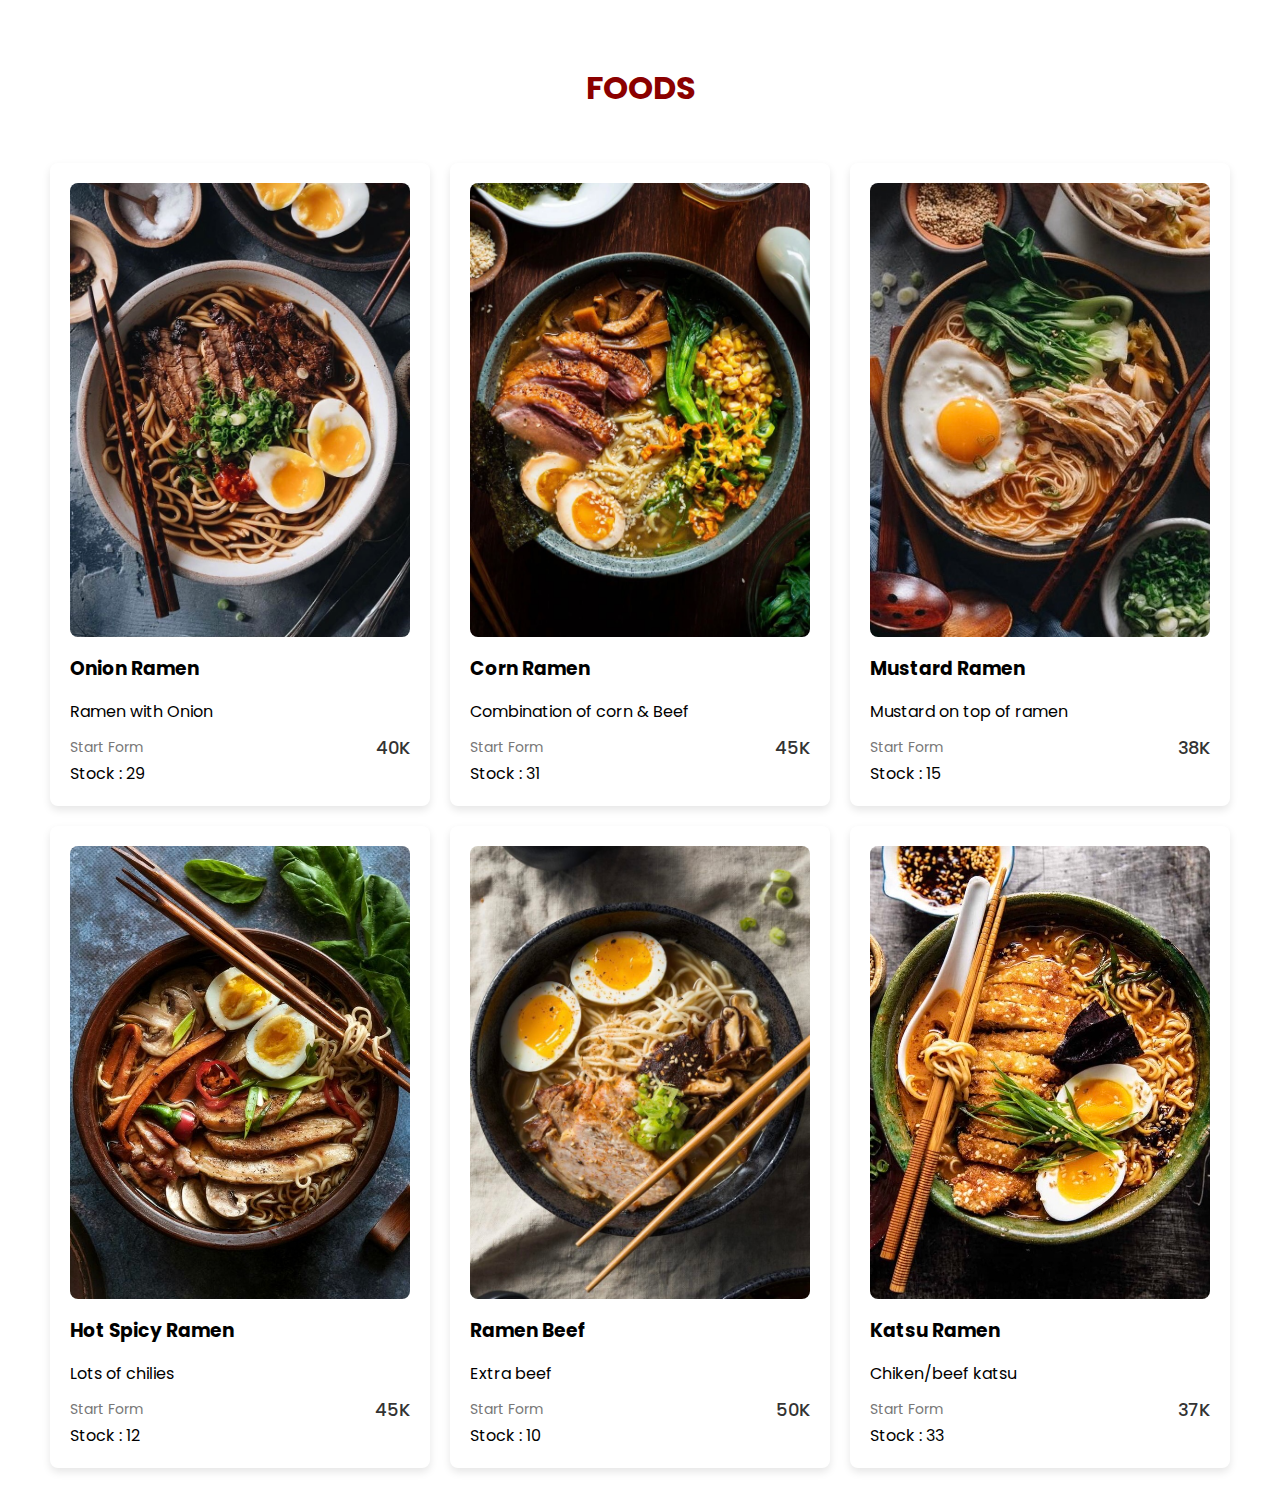
<file: makanan/makanan.html>
<!DOCTYPE html>
<html lang="en">
<head>
    <meta charset="UTF-8">
    <meta name="viewport" content="width=device-width, initial-scale=1.0">
    <title>Foods</title>
    <link rel="stylesheet"    href="style-makanan.css">
    <link rel="preconnect" href="https://fonts.googleapis.com" />
    <link rel="preconnect" href="https://fonts.gstatic.com" crossorigin />
    <link
      href="https://fonts.googleapis.com/css2?family=Poppins:wght@100;200;300;400;500;600&display=swap"
      rel="stylesheet"
    />
</head>
<body>

    <div class="judul">
      <h1> FOODS </h1>
    </div>
    
    <div class="food">
        <div class="container">
          <div class="row align-right">
            <div class="col3">
              <div class="food-card">
                <div class="fc-image">
                  <img src="image/menu1.png" alt="" class="img-ramen" />
                </div>
                <div class="fc-desc">
                  <h3>Onion Ramen</h3>
                  <p>Ramen with Onion</p>
                </div>
                <div class="fc-price">
                  <div class="price-tag">Start Form</div>
                  <div class="price-num">40K</div>
                </div>
                <div class="Stock">Stock : 29</div>
              </div>
            </div>
  
            <div class="col3">
              <div class="food-card">
                <div class="fc-image">
                  <img src="image/menu2.png" alt="" class="img-ramen" />
                </div>
                <div class="fc-desc">
                  <h3>Corn Ramen</h3>
                  <p>Combination of corn & Beef</p>
                </div>
                <div class="fc-price">
                  <div class="price-tag">Start Form</div>
                  <div class="price-num">45K</div>
                </div>
                <div class="Stock">Stock : 31</div>
              </div>
            </div>
  
            <div class="col3">
              <div class="food-card">
                <div class="fc-image">
                  <img src="image/menu3.png" alt="" class="img-ramen" />
                </div>
                <div class="fc-desc">
                  <h3>Mustard Ramen</h3>
                  <p>Mustard on top of ramen</p>
                </div>
                <div class="fc-price">
                  <div class="price-tag">Start Form</div>
                  <div class="price-num">38K</div>
                </div>
                <div class="Stock">Stock : 15</div>
              </div>
            </div>
  
            <div class="col3">
              <div class="food-card">
                <div class="fc-image">
                  <img src="image/menu4.png" alt="" class="img-ramen" />
                </div>
                <div class="fc-desc">
                  <h3>Hot Spicy Ramen</h3>
                  <p>Lots of chilies</p>
                </div>
                <div class="fc-price">
                  <div class="price-tag">Start Form</div>
                  <div class="price-num">45K</div>
                </div>
                <div class="Stock">Stock : 12</div>
              </div>
            </div>
  
            <div class="col3">
              <div class="food-card">
                <div class="fc-image">
                  <img src="image/menu5.png" alt="" class="img-ramen" />
                </div>
                <div class="fc-desc">
                  <h3>Ramen Beef</h3>
                  <p>Extra beef</p>
                </div>
                <div class="fc-price">
                  <div class="price-tag">Start Form</div>
                  <div class="price-num">50K</div>
                </div>
                <div class="Stock">Stock : 10</div>
              </div>
            </div>
  
            <div class="col3">
              <div class="food-card">
                <div class="fc-image">
                  <img src="image/menu6.png" alt="" class="img-ramen" />
                </div>
                <div class="fc-desc">
                  <h3>Katsu Ramen</h3>
                  <p>Chiken/beef katsu</p>
                </div>
                <div class="fc-price">
                  <div class="price-tag">Start Form</div>
                  <div class="price-num">37K</div>
                </div>
                <div class="Stock">Stock : 33</div>
              </div>
            </div>
          </div>
        </div>
      </div>

    </body>
  </html>
  
</body>
</html>
</file>
<file: style.css>
body {
  margin: 0;
  padding: 0;
  font-family: "Poppins", sans-serif;
}

h1,
h2,
h3,
h4,
h5 {
  margin: 0;
  padding: 0;
}
.container {
  max-width: 1200px;
  width: 90%;
  margin: auto;
}
.row {
  display: flex;
  flex-wrap: wrap;
}

/* nav */
.header {
  padding: 20px;
}
.nav-container {
  max-width: 1200px;
  width: 90%;
  margin: 0 auto;
}
.nav {
  display: flex;
  flex-wrap: wrap;
  margin: 0 1.5%;
  justify-content: space-between;
  align-items: center;
}

.nav-brand a {
  color: black;
  text-decoration: none;
}
.nav-brand a span {
  color: darkred;
}
.nav-menu a {
  text-decoration: none;
  color: black;
  padding: 10px;
  transition: color 0.3s;
}
.nav-menu a:hover {
  color: darkred;
}

.profile {
}

.profile a {
  text-decoration: none;
}

.btn {
  background-color: darkred;
  color: aliceblue;
  display: inline-block;
  padding: 10px 30px;
  border-radius: 30px;
  transition: 0.3s;
}
.btn:hover {
  background-color: black;
  color: rgb(255, 255, 255);
}

.ai-center {
  align-items: center;
}

.img-responsive {
  width: 0%;
  height: auto;
}

.col6 {
  flex: 0 0 50%;
}

.hero-desc {
  padding: 20px;
}

.img-responsive {
  width: 100%;
  border-radius: 10px;
}

.hero-desc h1 span {
  color: goldenrod;
}
.hero {
  padding: 5% 0;
}
.hero-p {
  line-height: 180%;
}
.btn {
  text-decoration: none;
}

/* spacer */
.spacer30 {
  height: 30px;
}



/* Dropdown */
.dropdown-btn {
  position: relative;
  

}

.dropdown-content {
  display: none;
  position: absolute;
  background-color: #fff;
  box-shadow: 0 8px 120px rgba(0, 0, 0, 0.1);
  z-index: 1;
  text-align: center;
  
}

.dropdown-content a {
  color: black;
  padding: 12px 16px;
  text-decoration: none;
  display: block;
  
}

.dropdown-content a:hover {
  background-color: #f9f9f9;

}

.dropdown-btn:hover .dropdown-content {
  display: block;
}

/* tulisan */

.deskripsi {
  background-color: #f8f8f8;
  padding: 40px 0;
}

.deskripsi p {
  font-size: 1.1em;
  line-height: 1.8;
}

/* Responsive Styles */
@media only screen and (max-width: 768px) {
  .nav {
    flex-direction: column;
  }

  .nav-menu {
    margin-top: 20px;
  }
}
</file>
<file: addres/style.css>
* {
  margin: 0;
  padding: 0;
  font-family: "Poppins", sans-serif;
}

.about {
  width: 100%;
  padding: 78px 0px;
  display: flex;
  justify-content: space-around;
  align-items: center;
  flex-wrap: wrap;
}

.about img {
  height: auto;
  width: 420px;
  border-radius: 10px;
  margin-bottom: 20px;
}

.main {
  display: flex;
}
.about-text {
  width: 420px;
  text-align: center;
  margin-top: 10px;
  margin-left: 60px;
}

.about-text h1 {
  color: rgb(0, 0, 0);
  font-size: 37px;
  text-transform: capitalize;
  margin-bottom: 40px;
  margin-top: 70px;
  margin-right: 200px;
}

.about-text h5 {
  color: goldenrod;
  font-size: 30px;
  text-transform: capitalize;
  margin-bottom: 5px;
  letter-spacing: 1px;
  margin-right: 200px;
}

.about-text h5 span {
  color: goldenrod;
}

.about-text p {
  color: black;
  padding-bottom: 15px;
  font-size: 16px;
}

.about h1 span {
  color: darkred;
}
.aboutw h1 span {
  color: darkred;
}

.title h1 {
  text-align: center;
  font-weight: bold;
  font-size: 40px;
  text-transform: capitalize;
  margin: 10px;
  padding-top: 5px;
  margin: 50px;
}

.map-marker-icon {
  color: rgba(0, 0, 0, 0.42);
  font-size: 30px;
  margin-left: 10px;
}
.logo {
  display: flex;
}
.logo p {
  color: black;
  padding-left: 15px;
  padding-top: 5px;
}

.phone-icon {
  color: rgba(0, 0, 0, 0.42);
  font-size: 30px;
  margin-left: 12px;
  margin-top: 70px;
}
.logo {
  display: flex;
}
.logo p {
  color: black;
  margin-right: -320px;
}
.logo .to {
  margin-top: 70px;
}
</file>
<file: all/style.css>
body {
    margin: 0;
    padding: 0;
    font-family: 'Poppins', sans-serif;
  }
  
  .container {
    max-width: 1200px;
    margin: 0 auto;
    padding: 20px;
  }
  
  .row {
    display: flex;
    flex-wrap: wrap;
    justify-content: space-around; /* Membuat elemen-elemen sejajar ke arah samping */
  }
  
  .col3 {
    flex-basis: calc(33.33% - 20px); /* 20px adalah jarak antar elemen */
    margin: 10px;
    box-sizing: border-box;
  }
  
  .food-card {
    background-color: #fff;
    padding: 20px;
    border-radius: 8px;
    box-shadow: 0 4px 8px rgba(0, 0, 0, 0.1);
    transition: transform 0.2s ease-in-out;
   
  }
  
  .food-card:hover {
    transform: scale(1.05);
  }
  
  .fc-image img {
    width: 100%;
    border-radius: 8px;
  }
  
  .fc-desc h3 {
    margin-top: 10px;
    margin-bottom: 5px;
  }
  
  .fc-desc p {
    margin-bottom: 10px;
  }
  
  .fc-price {
    display: flex;
    justify-content: space-between;
    align-items: center;
    margin-top: 10px;
  }
  
  .price-tag {
    font-size: 14px;
    color: #777;
  }
  
  .price-num {
    font-size: 18px;
    color: #333;
    font-weight: 500;
  }
  
  .judul{
   text-align: center;
   margin-top: 5%;
   color: darkred;
  }
</file>
<file: dessert/style-dessert.css>
body {
    margin: 0;
    padding: 0;
    font-family: 'Poppins', sans-serif;
  }
  
  .container {
    max-width: 1200px;
    margin: 0 auto;
    padding: 20px;
  }
  
  .row {
    display: flex;
    flex-wrap: wrap;
    justify-content: space-around; /* Membuat elemen-elemen sejajar ke arah samping */
  }
  
  .col3 {
    flex-basis: calc(33.33% - 20px); /* 20px adalah jarak antar elemen */
    margin: 10px;
    box-sizing: border-box;
  }
  
  .food-card {
    background-color: #fff;
    padding: 20px;
    border-radius: 8px;
    box-shadow: 0 4px 8px rgba(0, 0, 0, 0.1);
    transition: transform 0.2s ease-in-out;
   
  }
  
  .food-card:hover {
    transform: scale(1.05);
  }
  
  .fc-image img {
    width: 100%;
    border-radius: 8px;
  }
  
  .fc-desc h3 {
    margin-top: 10px;
    margin-bottom: 5px;
  }
  
  .fc-desc p {
    margin-bottom: 10px;
  }
  
  .fc-price {
    display: flex;
    justify-content: space-between;
    align-items: center;
    margin-top: 10px;
  }
  
  .price-tag {
    font-size: 14px;
    color: #777;
  }
  
  .price-num {
    font-size: 18px;
    color: #333;
    font-weight: 500;
  }
  
  .judul{
   text-align: center;
   margin-top: 5%;
   color: darkred;
  }
</file>
<file: minuman/style-minuman.css>
body {
    margin: 0;
    padding: 0;
    font-family: 'Poppins', sans-serif;
  }
  
  .container {
    max-width: 1200px;
    margin: 0 auto;
    padding: 20px;
  }
  
  .row {
    display: flex;
    flex-wrap: wrap;
    justify-content: space-around; /* Membuat elemen-elemen sejajar ke arah samping */
  }
  
  .col3 {
    flex-basis: calc(33.33% - 20px); /* 20px adalah jarak antar elemen */
    margin: 10px;
    box-sizing: border-box;
  }
  
  .food-card {
    background-color: #fff;
    padding: 20px;
    border-radius: 8px;
    box-shadow: 0 4px 8px rgba(0, 0, 0, 0.1);
    transition: transform 0.2s ease-in-out;
   
  }
  
  .food-card:hover {
    transform: scale(1.05);
  }
  
  .fc-image img {
    width: 100%;
    border-radius: 8px;
  }
  
  .fc-desc h3 {
    margin-top: 10px;
    margin-bottom: 5px;
  }
  
  .fc-desc p {
    margin-bottom: 10px;
  }
  
  .fc-price {
    display: flex;
    justify-content: space-between;
    align-items: center;
    margin-top: 10px;
  }
  
  .price-tag {
    font-size: 14px;
    color: #777;
  }
  
  .price-num {
    font-size: 18px;
    color: #333;
    font-weight: 500;
  }
  
  .judul{
   text-align: center;
   margin-top: 5%;
   color: darkred;
  }
</file>
<file: about/gaya.css>
* {
  margin: 0;
  padding: 0;
  font-family: "Poppins", sans-serif;
}

.about {
  width: 100%;
  padding: 78px 0px;
  background-color: rgb(255, 255, 255);
  display: flex;
  justify-content: space-around;
  align-items: center;
  flex-wrap: wrap;
}
.aboutw {
  width: 100%;
  padding: 78px 0px;
  background-color: rgb(241, 241, 241);
  display: flex;
  justify-content: space-around;
  align-items: center;
  flex-wrap: wrap;
}
.about img {
  height: auto;
  width: 420px;
  border-radius: 10px;
  margin-bottom: 20px;
}
.aboutw img {
  height: auto;
  width: 420px;
  border-radius: 10px;
  margin-bottom: 20px;
}
.main {
  display: flex;
}
.about-text {
  width: 420px;
  text-align: center;
  margin-top: 10px;
  margin-left: 60px;
}

.about-text h1 {
  color: rgb(0, 0, 0);
  font-size: 37px;
  text-transform: capitalize;
  margin-bottom: 40px;
  margin-top: 70px;
}

.about-text h5 {
  color: black;
  font-size: 30px;
  text-transform: capitalize;
  margin-bottom: 5px;
  letter-spacing: 1px;
}

.about-text h5 span {
  color: goldenrod;
}

.about-text p {
  color: black;
  padding-bottom: 15px;
  font-size: 16px;
}

button {
  background-color: darkred;
  color: rgb(255, 255, 255);
  text-decoration: none;
  border: 2px solid transparent;
  font-weight: bold;
  padding: 10px 25px;
  border-radius: 30px;
  font-size: 15px;
  transition: 0.2s;
  cursor: pointer;
}

button:hover {
  background: transparent;
  border: 2px solid darkred;
  color: black;
}
.title h1 {
  text-align: center;
  font-weight: bold;
  font-size: 40px;
  text-transform: capitalize;
  margin: 50px;
  padding-top: 5px;
}
.title h1 span {
  color: darkred;
}
</file>
<file: makanan/style-makanan.css>
body {
    margin: 0;
    padding: 0;
    font-family: 'Poppins', sans-serif;
  }
  
  .container {
    max-width: 1200px;
    margin: 0 auto;
    padding: 20px;
  }
  
  .row {
    display: flex;
    flex-wrap: wrap;
    justify-content: space-around; /* Membuat elemen-elemen sejajar ke arah samping */
  }
  
  .col3 {
    flex-basis: calc(33.33% - 20px); /* 20px adalah jarak antar elemen */
    margin: 10px;
    box-sizing: border-box;
  }
  
  .food-card {
    background-color: #fff;
    padding: 20px;
    border-radius: 8px;
    box-shadow: 0 4px 8px rgba(0, 0, 0, 0.1);
    transition: transform 0.2s ease-in-out;
   
  }
  
  .food-card:hover {
    transform: scale(1.05);
  }
  
  .fc-image img {
    width: 100%;
    border-radius: 8px;
  }
  
  .fc-desc h3 {
    margin-top: 10px;
    margin-bottom: 5px;
  }
  
  .fc-desc p {
    margin-bottom: 10px;
  }
  
  .fc-price {
    display: flex;
    justify-content: space-between;
    align-items: center;
    margin-top: 10px;
  }
  
  .price-tag {
    font-size: 14px;
    color: #777;
  }
  
  .price-num {
    font-size: 18px;
    color: #333;
    font-weight: 500;
  }
  
  .judul{
   text-align: center;
   margin-top: 5%;
   color: darkred;
  }
</file>
